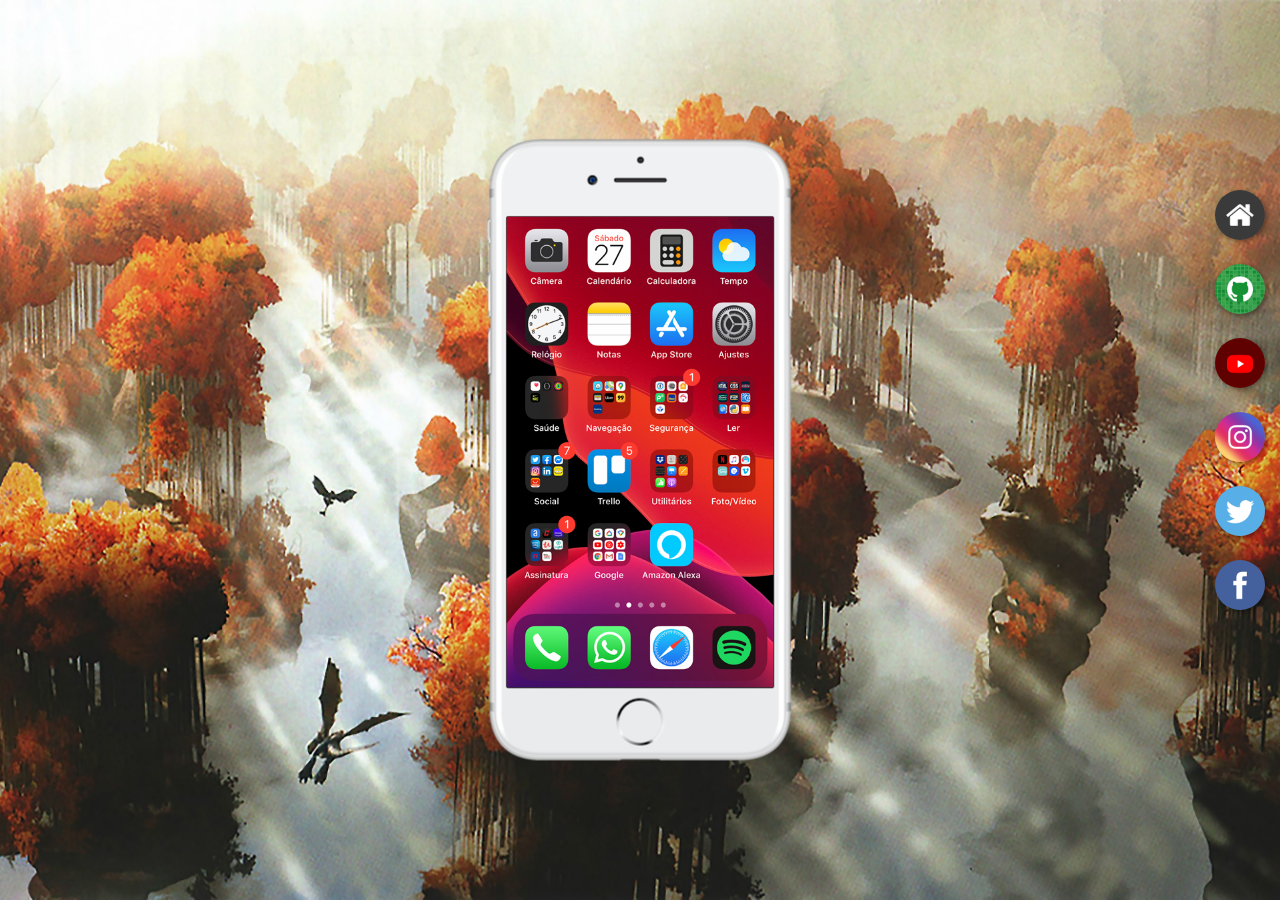
<file: index.html>
<!DOCTYPE html>
<html lang="pt-br">
<head>
    <meta charset="UTF-8">
    <meta name="viewport" content="width=device-width, initial-scale=1.0">
    <link rel="shortcut icon" href="favicon.ico" type="image/x-icon">
    <link rel="stylesheet" href="estilos/style.css">
    <title>Projeto Redes Socias</title>
</head>
<body>
    <main>
        <section id="telefone">
            <iframe src="home.html" name= "tela" id="tela" frameborder="0">
                Seu navegador não é compatível com isso.
            </iframe>
        </section>
        <section id="redes-sociais">
            <a href="home.html" target="tela">
                <img src="imagens/logo-home.jpg" alt="Home"></a> <br>
            <a href="github.html" target="tela"><img src="imagens/logo-github.jpg" alt="Github"></a> <br>
            <a href="youtube.html" target="tela"><img src="imagens/logo-youtube.jpg" alt="Youtube"></a> <br>
            <a href="instagram.html" target="tela"><img src="imagens/logo-instagram.jpg" alt="Instagram"></a> <br>
            <a href="#" target="tela"><img src="imagens/logo-twitter.jpg" alt="Twitter"></a> <br>
            <a href="#" target="tela"><img src="imagens/logo-facebook.jpg" alt="Facebook"></a>
        </section>

    </main>
</body>
</html>
</file>
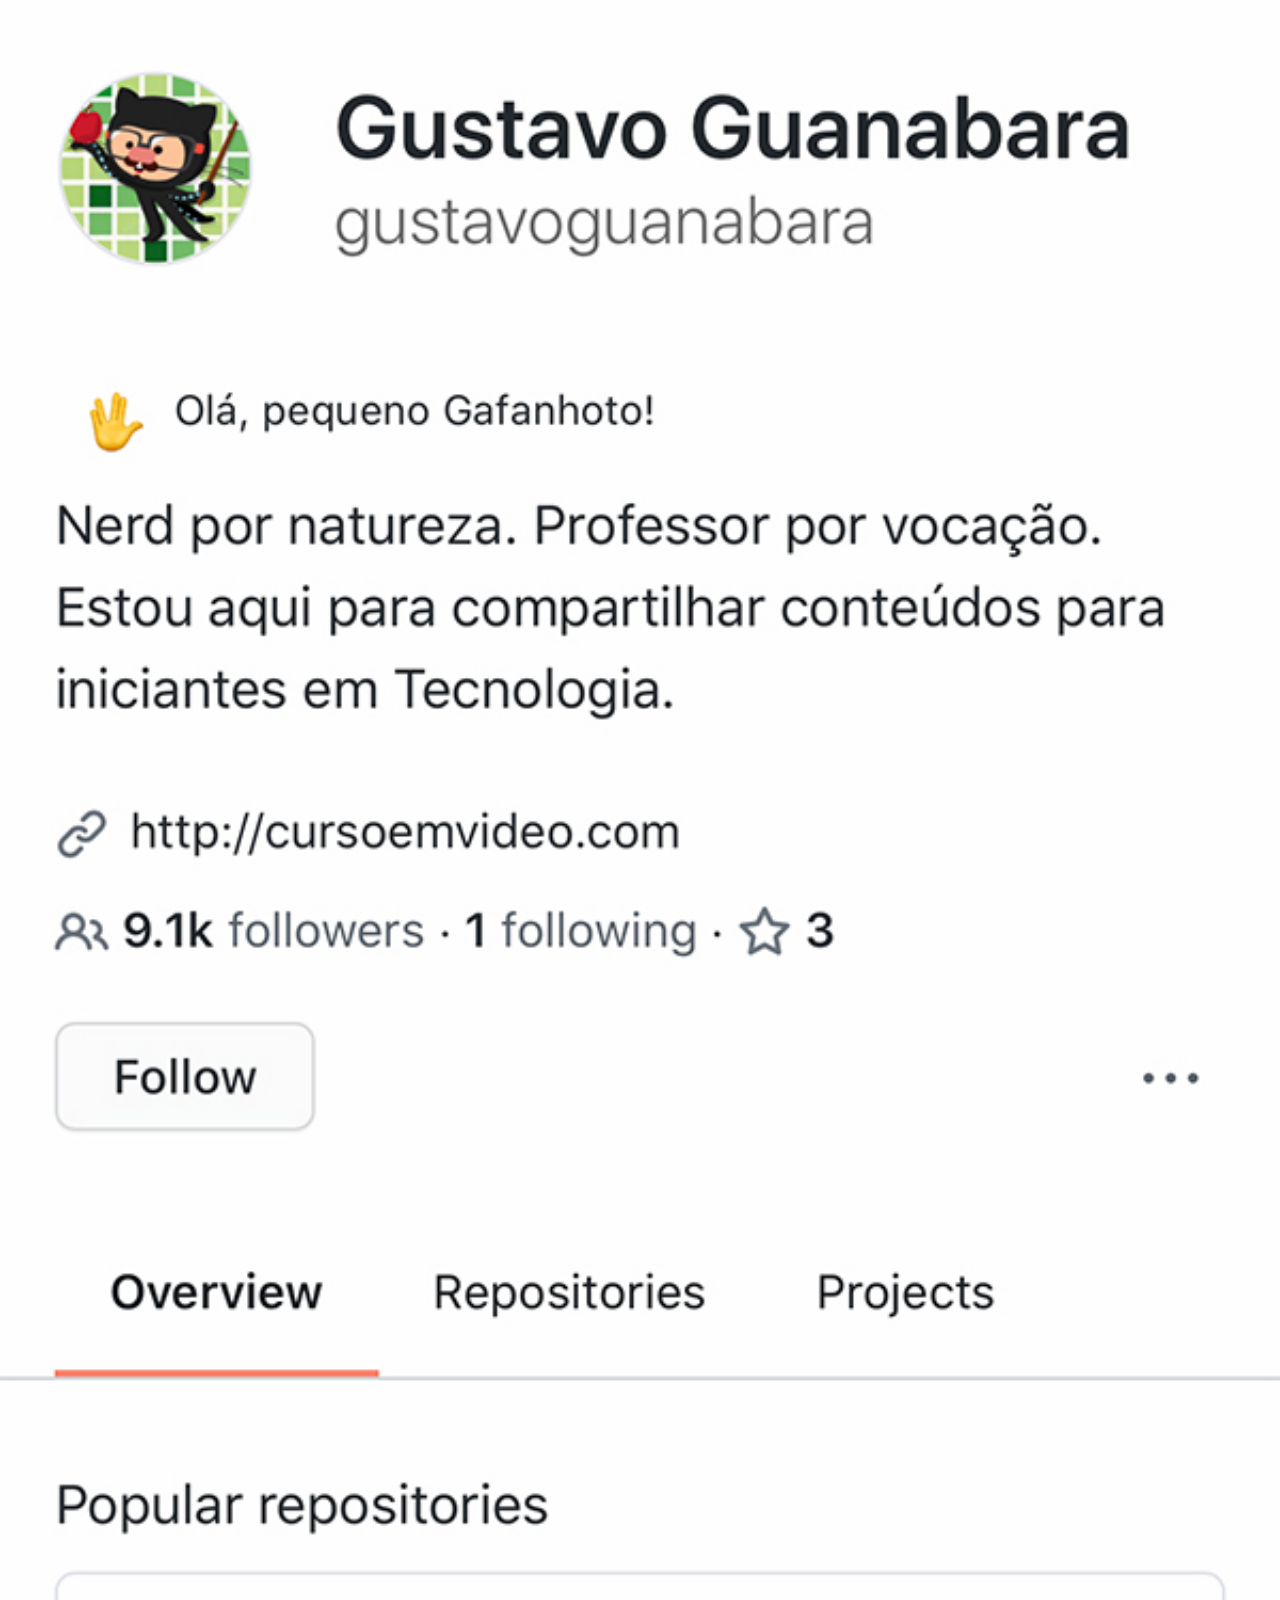
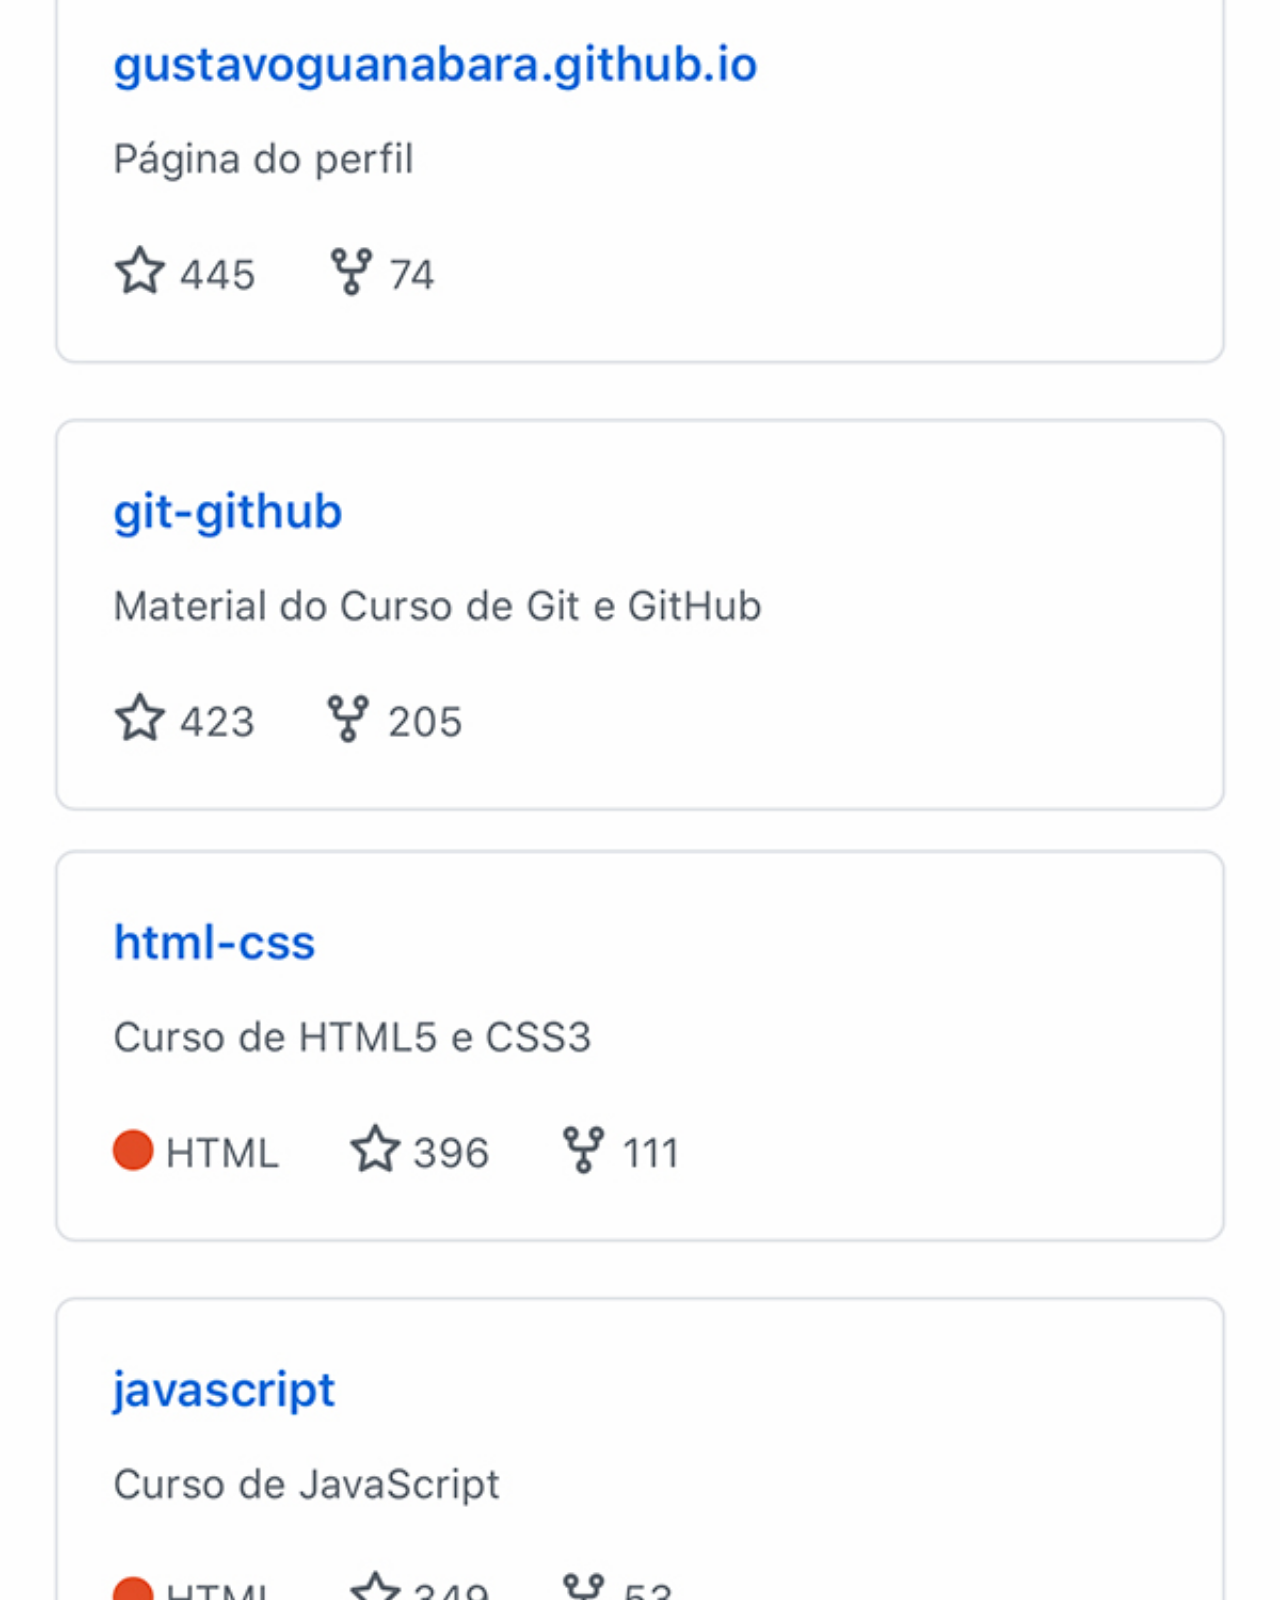
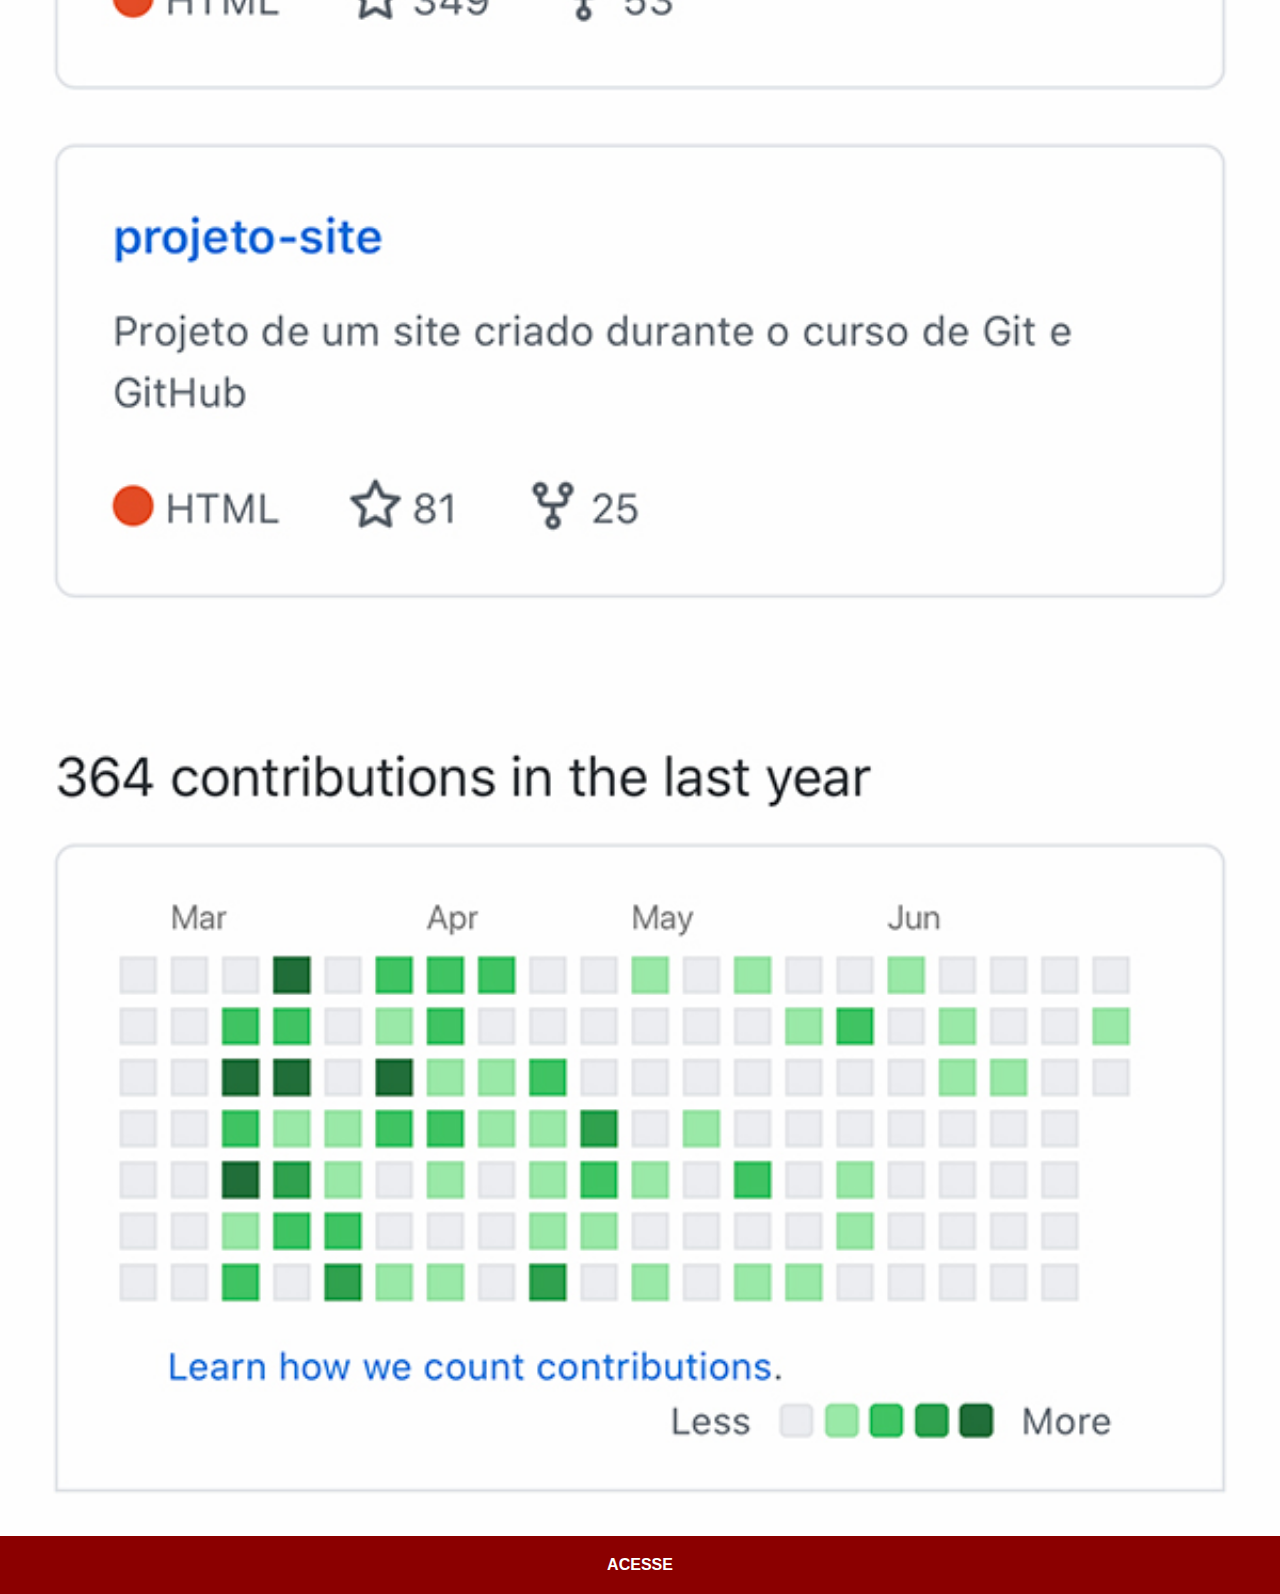
<file: github.html>
<!DOCTYPE html>
<html lang="pt-br">
<head>
    <meta charset="UTF-8">
    <meta name="viewport" content="width=device-width, initial-scale=1.0">
    <title>Github</title>
    <link rel="stylesheet" href="estilos/social.css">
</head>
<body>
    <img src="imagens/tela-github.jpg" alt="Github">
    <a href="https://github.com/anadrv" target="_blank">ACESSE</a>
    
</body>
</html>
</file>
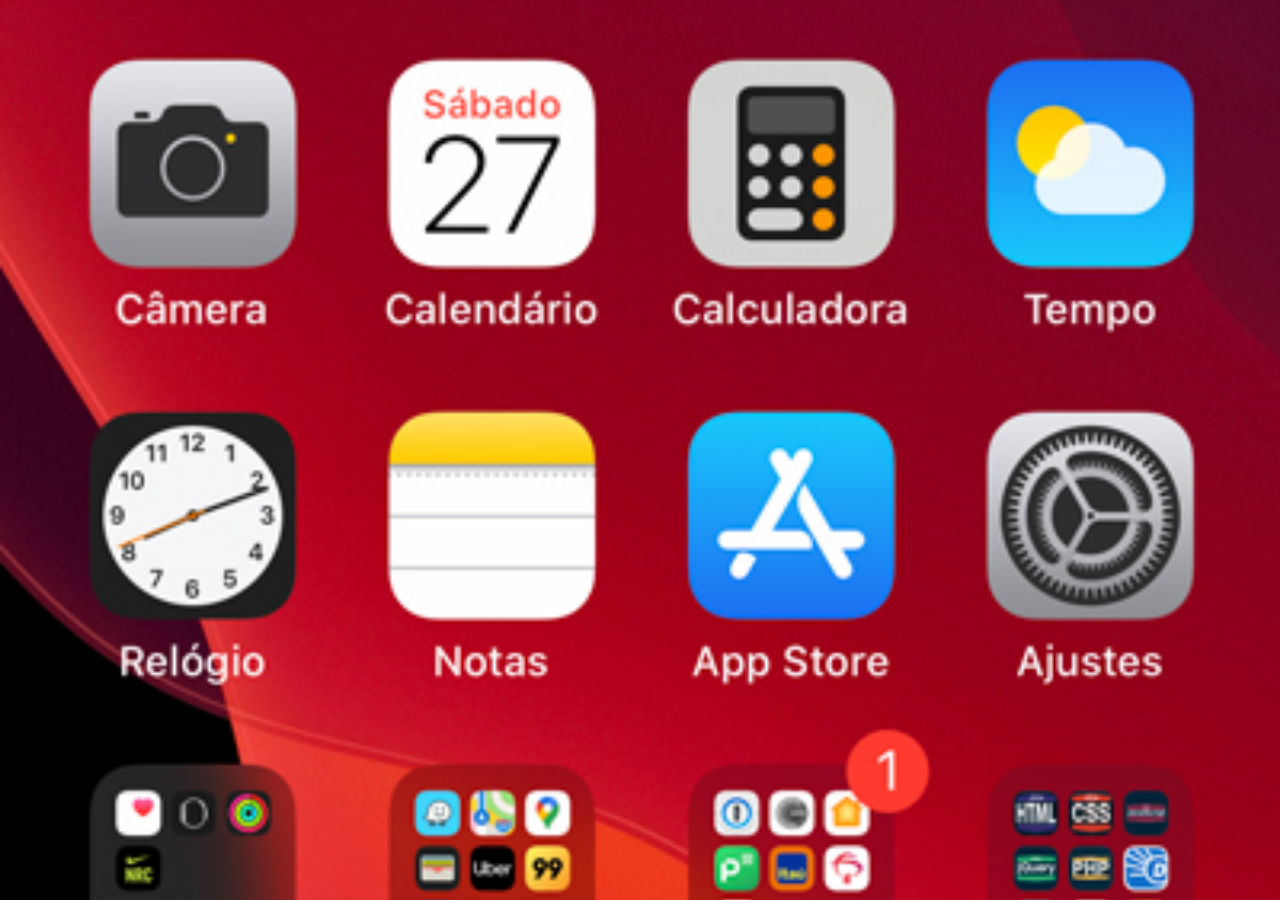
<file: home.html>
<!DOCTYPE html>
<html lang="pt-br">
<head>
    <meta charset="UTF-8">
    <meta name="viewport" content="width=device-width, initial-scale=1.0">
    <title>Home</title>
</head>
<style>
    * {
        margin: 0px;
        padding: 0px;
    }

    body {
        width: 100vw;
        height: 100vh;
        background: black url('imagens/tela-home.jpg') no-repeat top center;
        background-size: cover;
    }
</style>
<body>
    
</body>
</html>
</file>
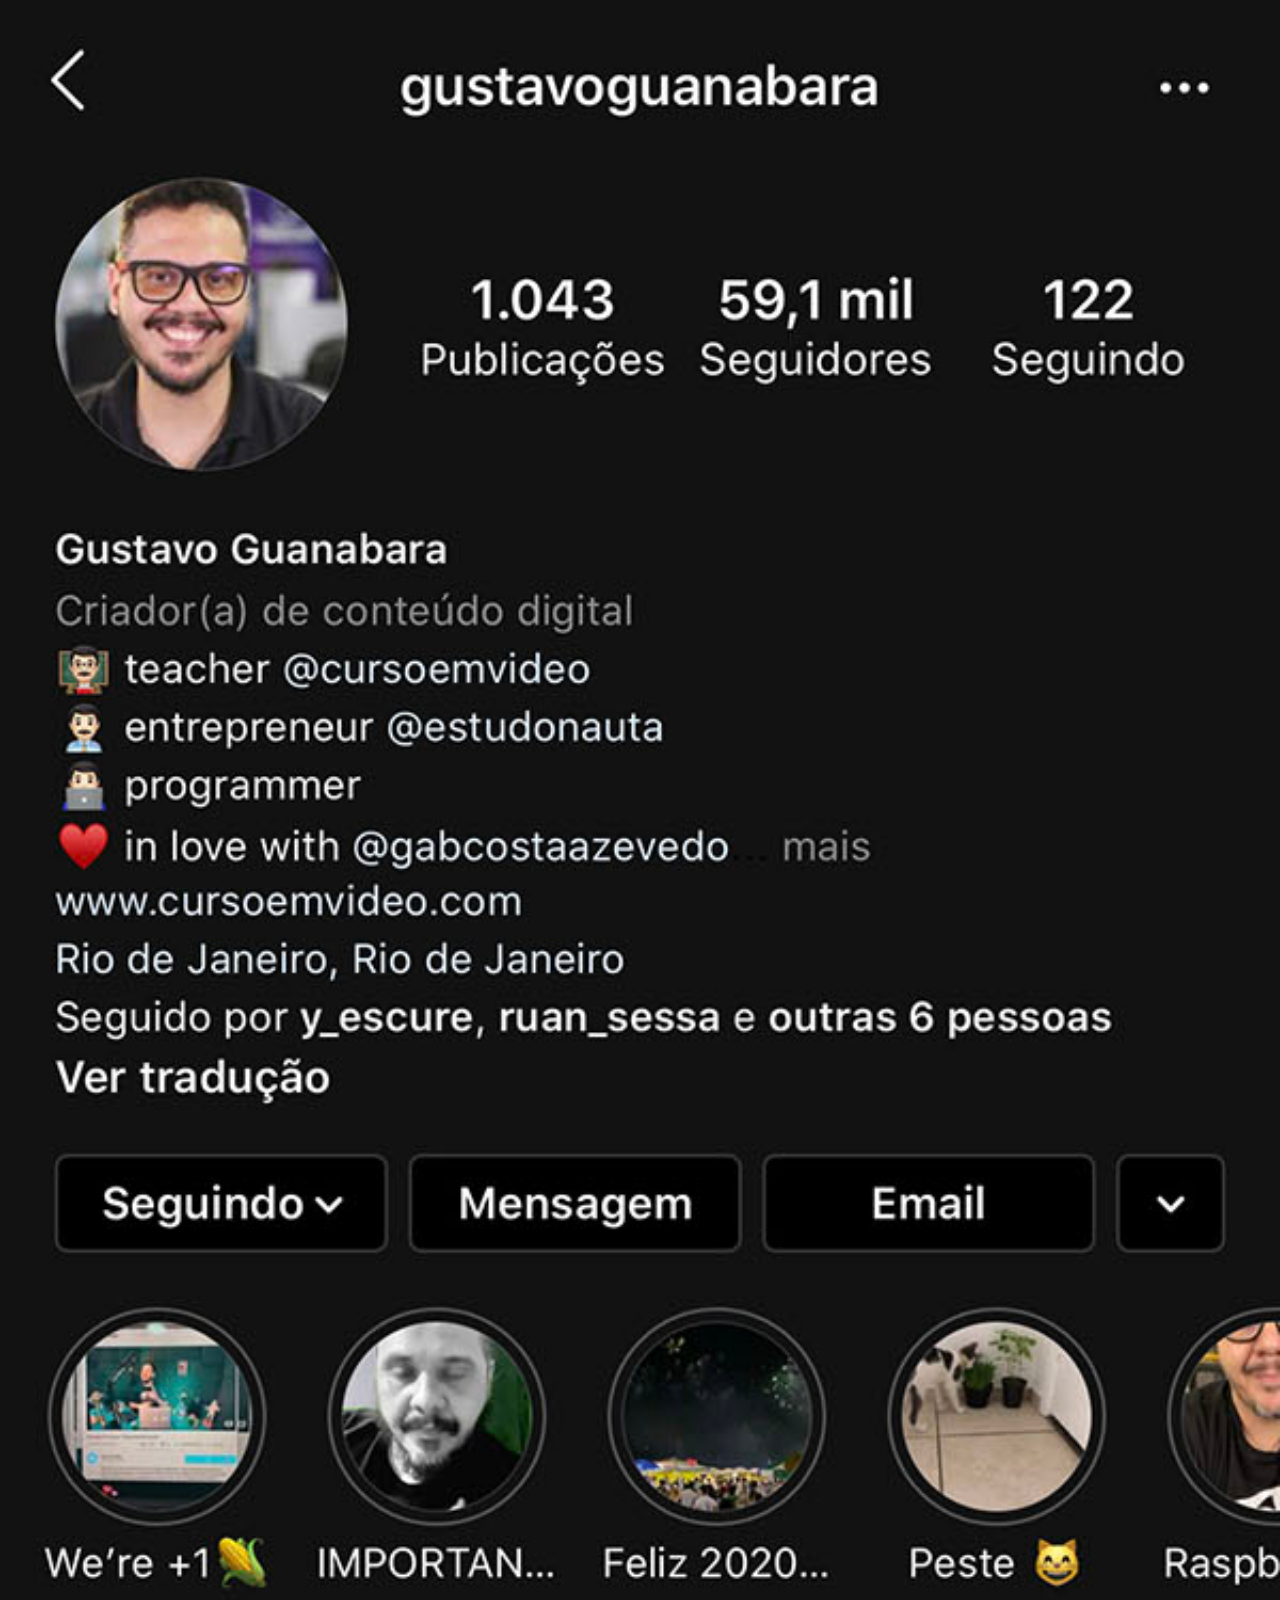
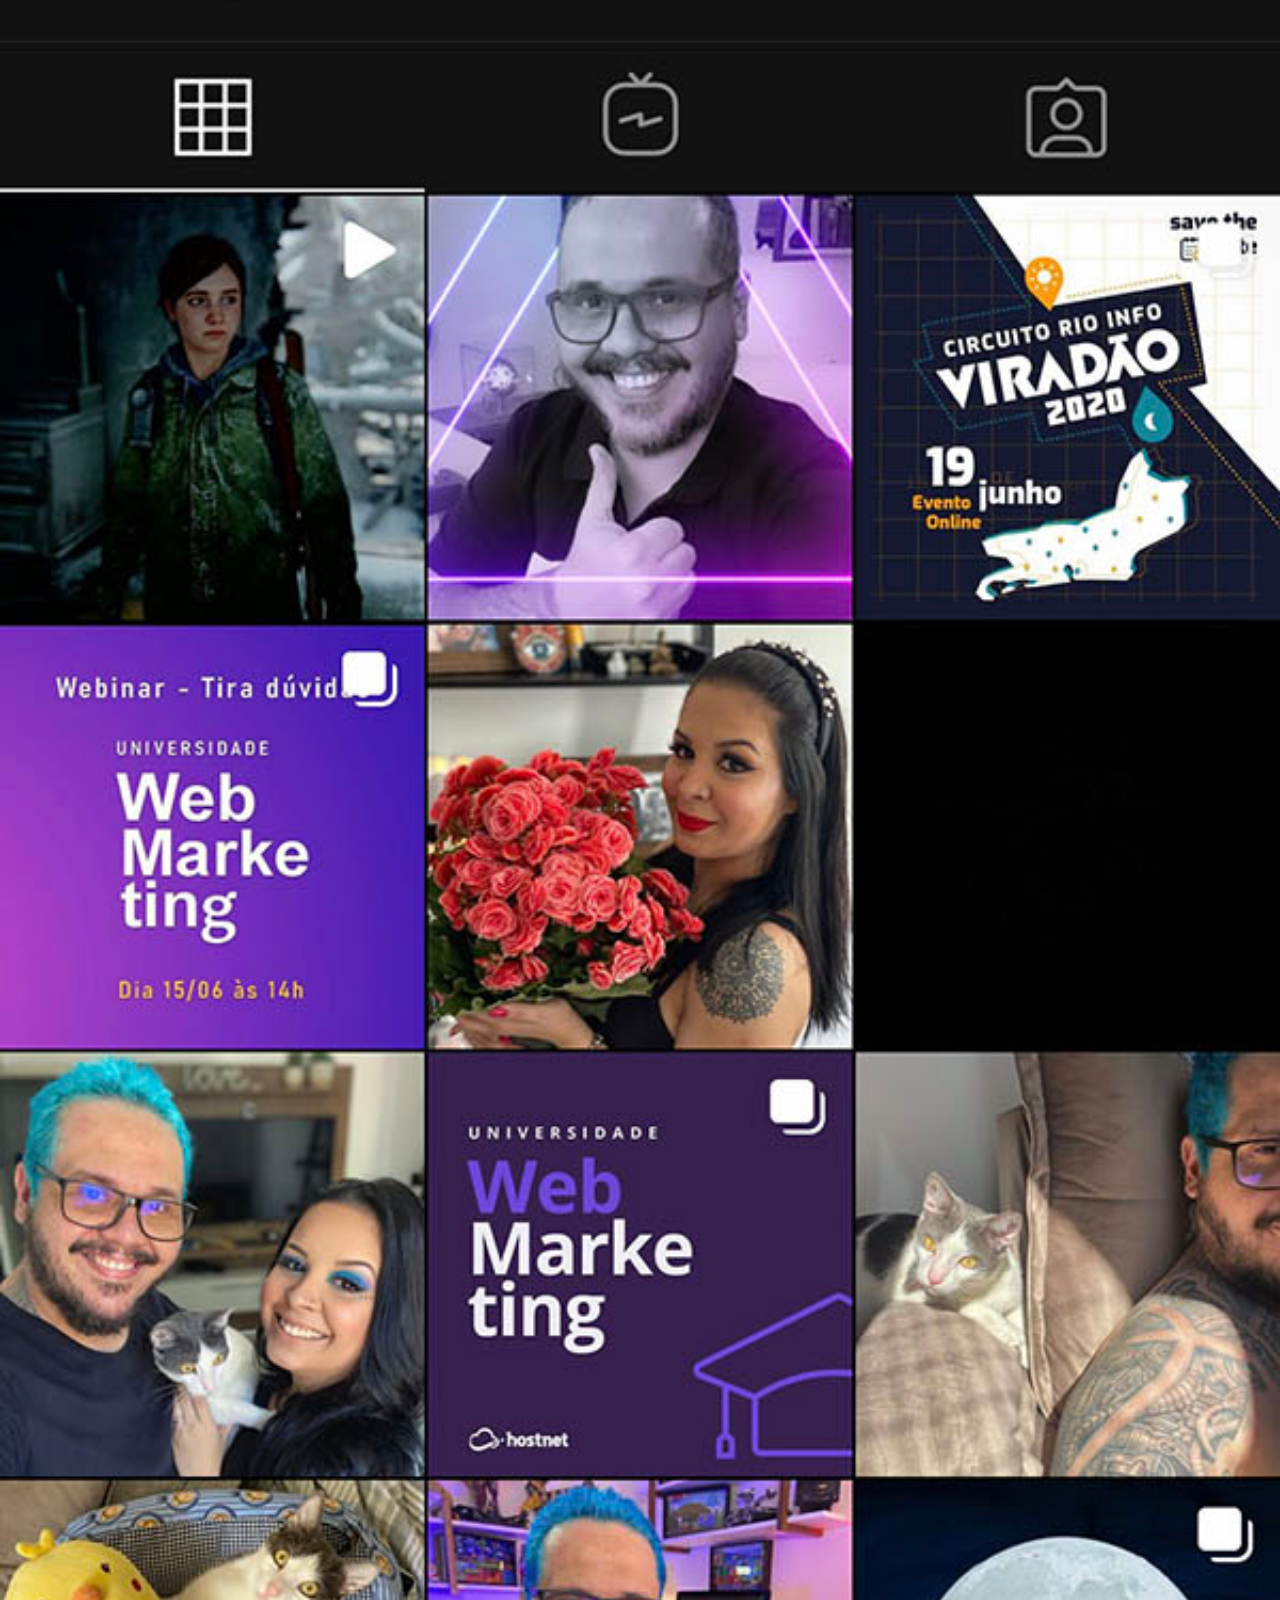
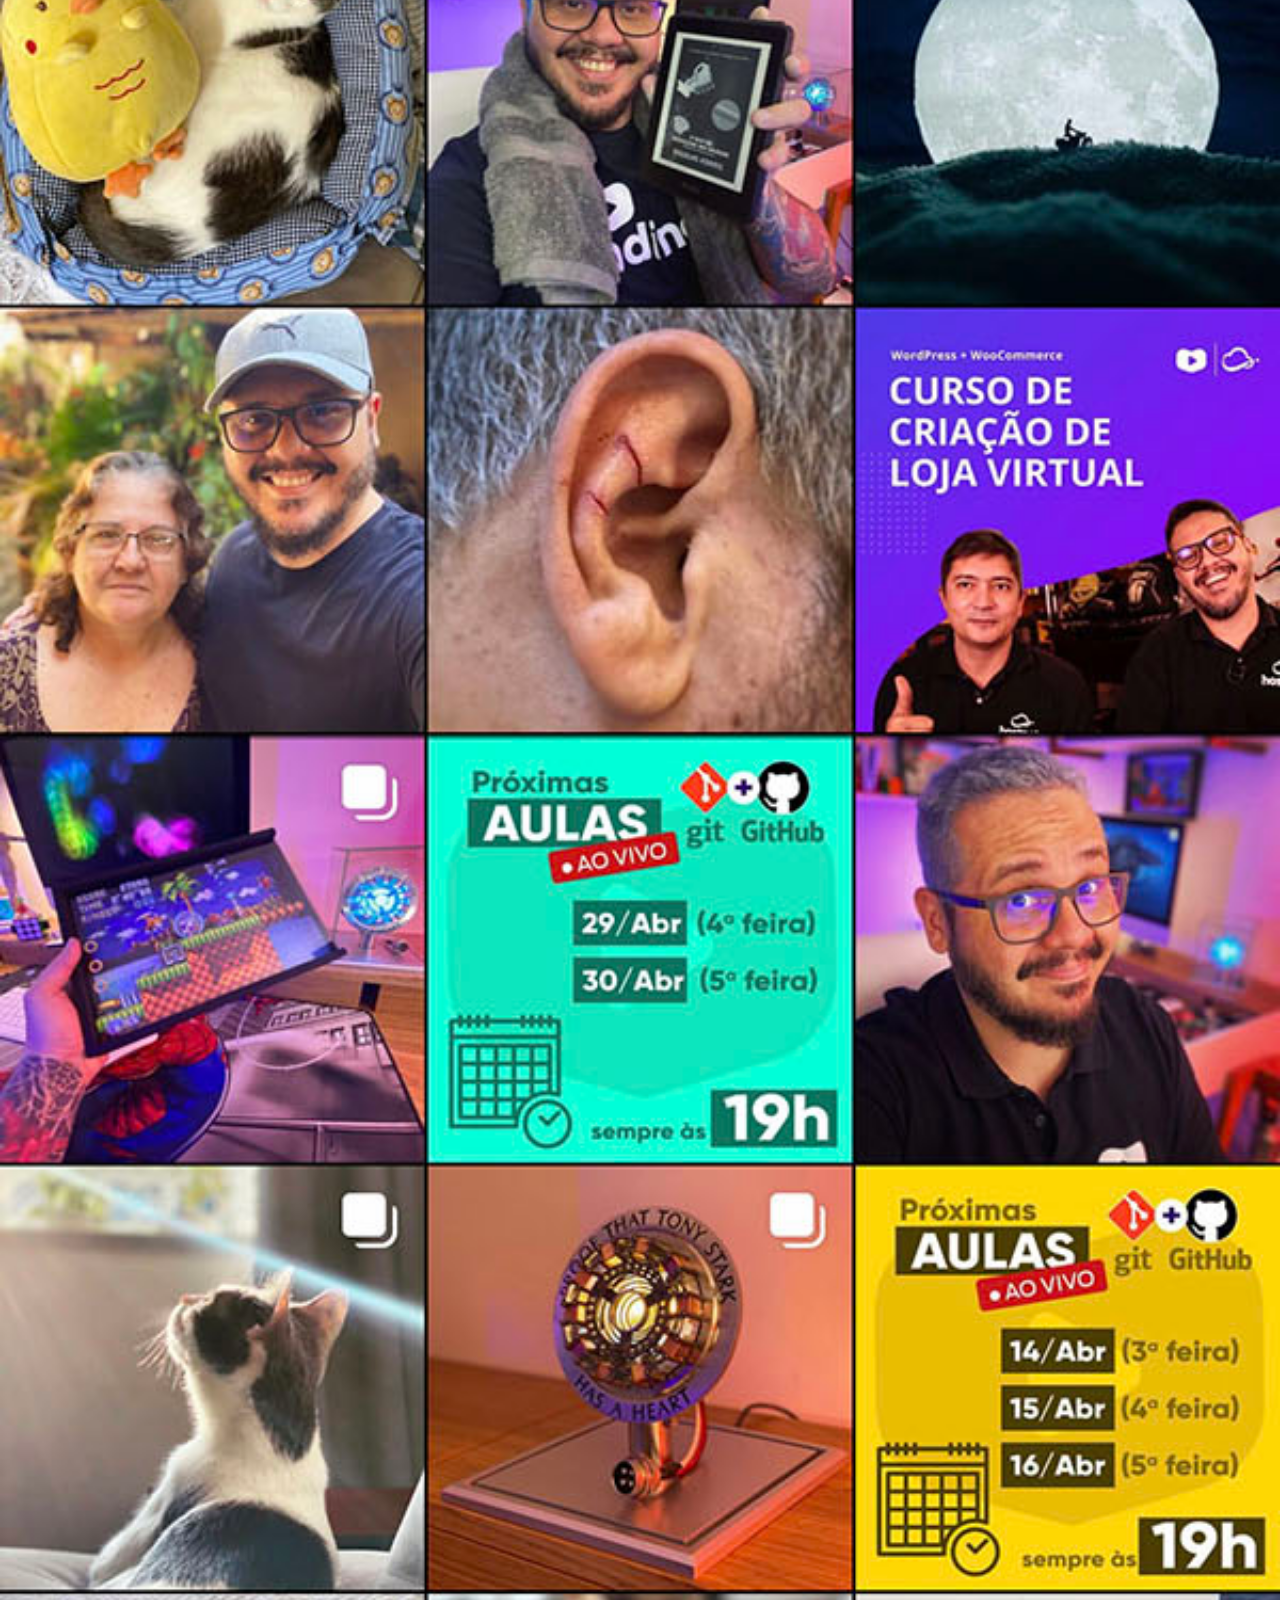
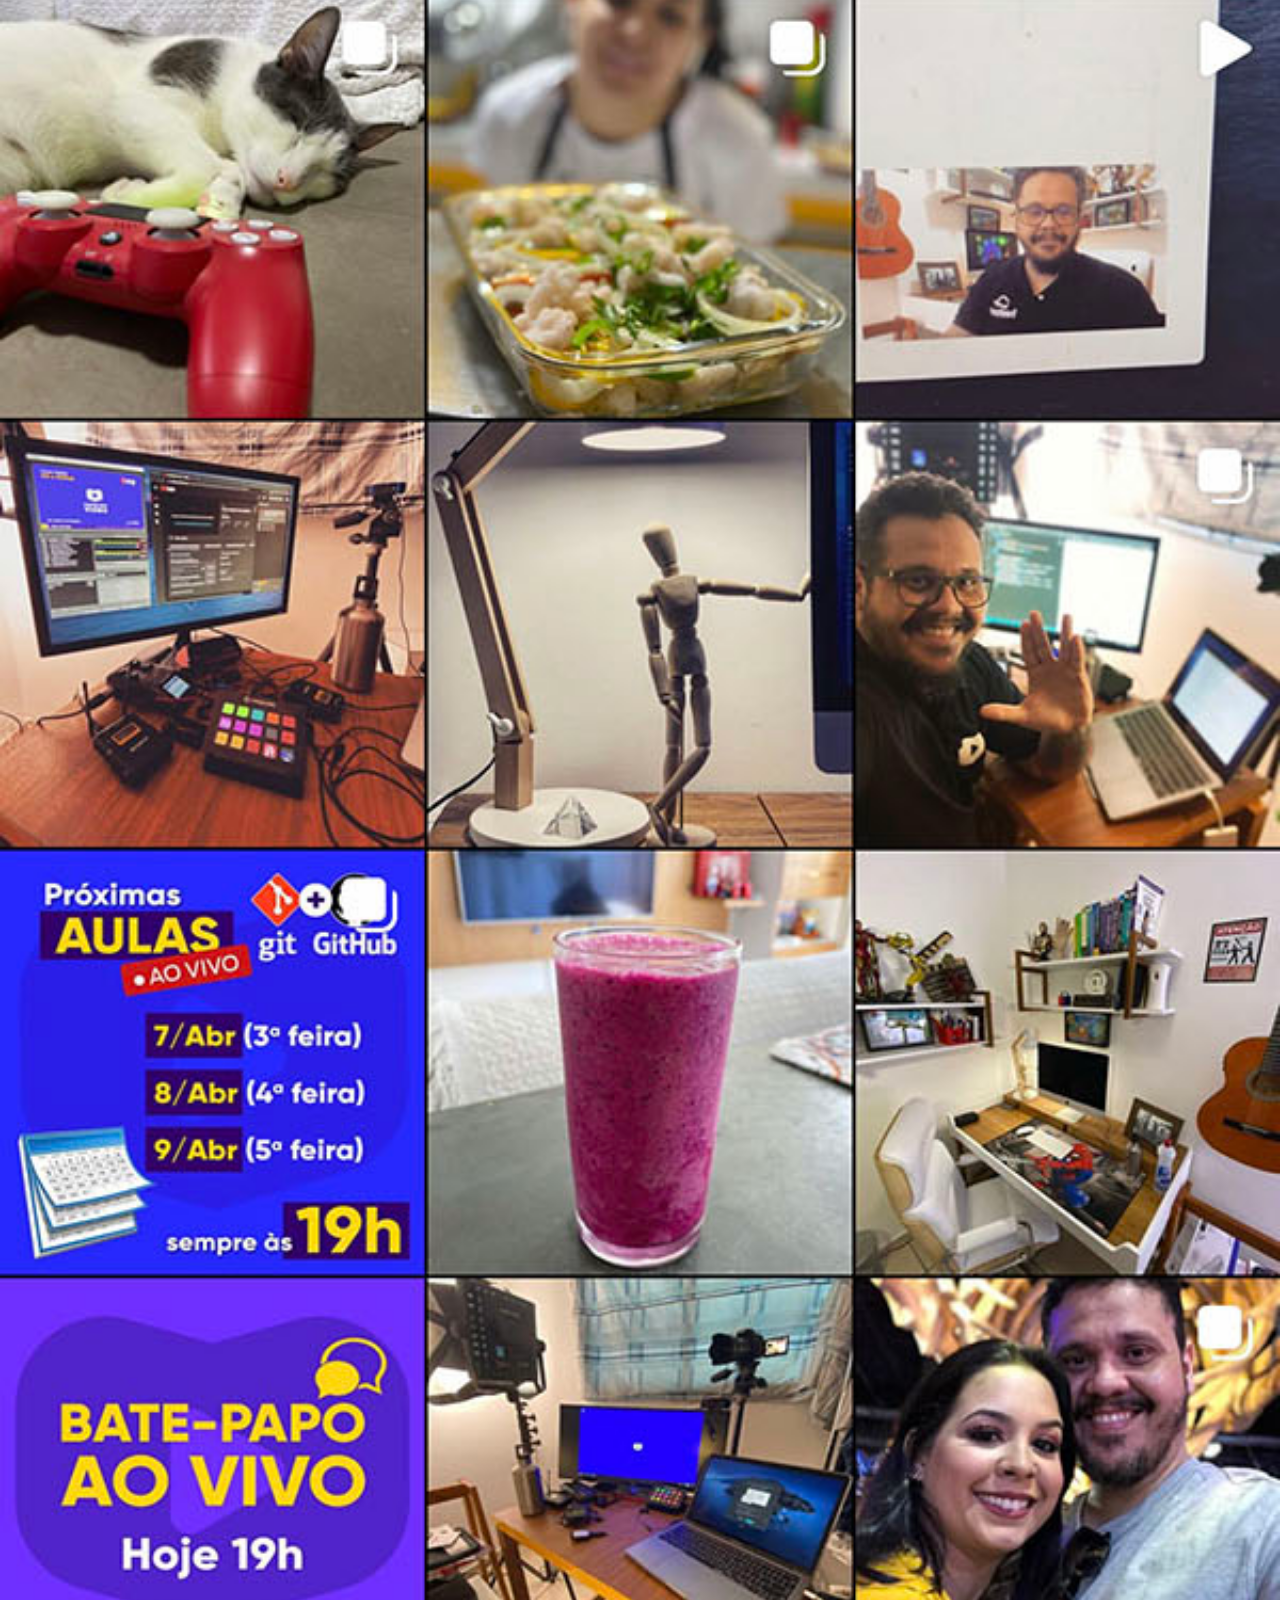
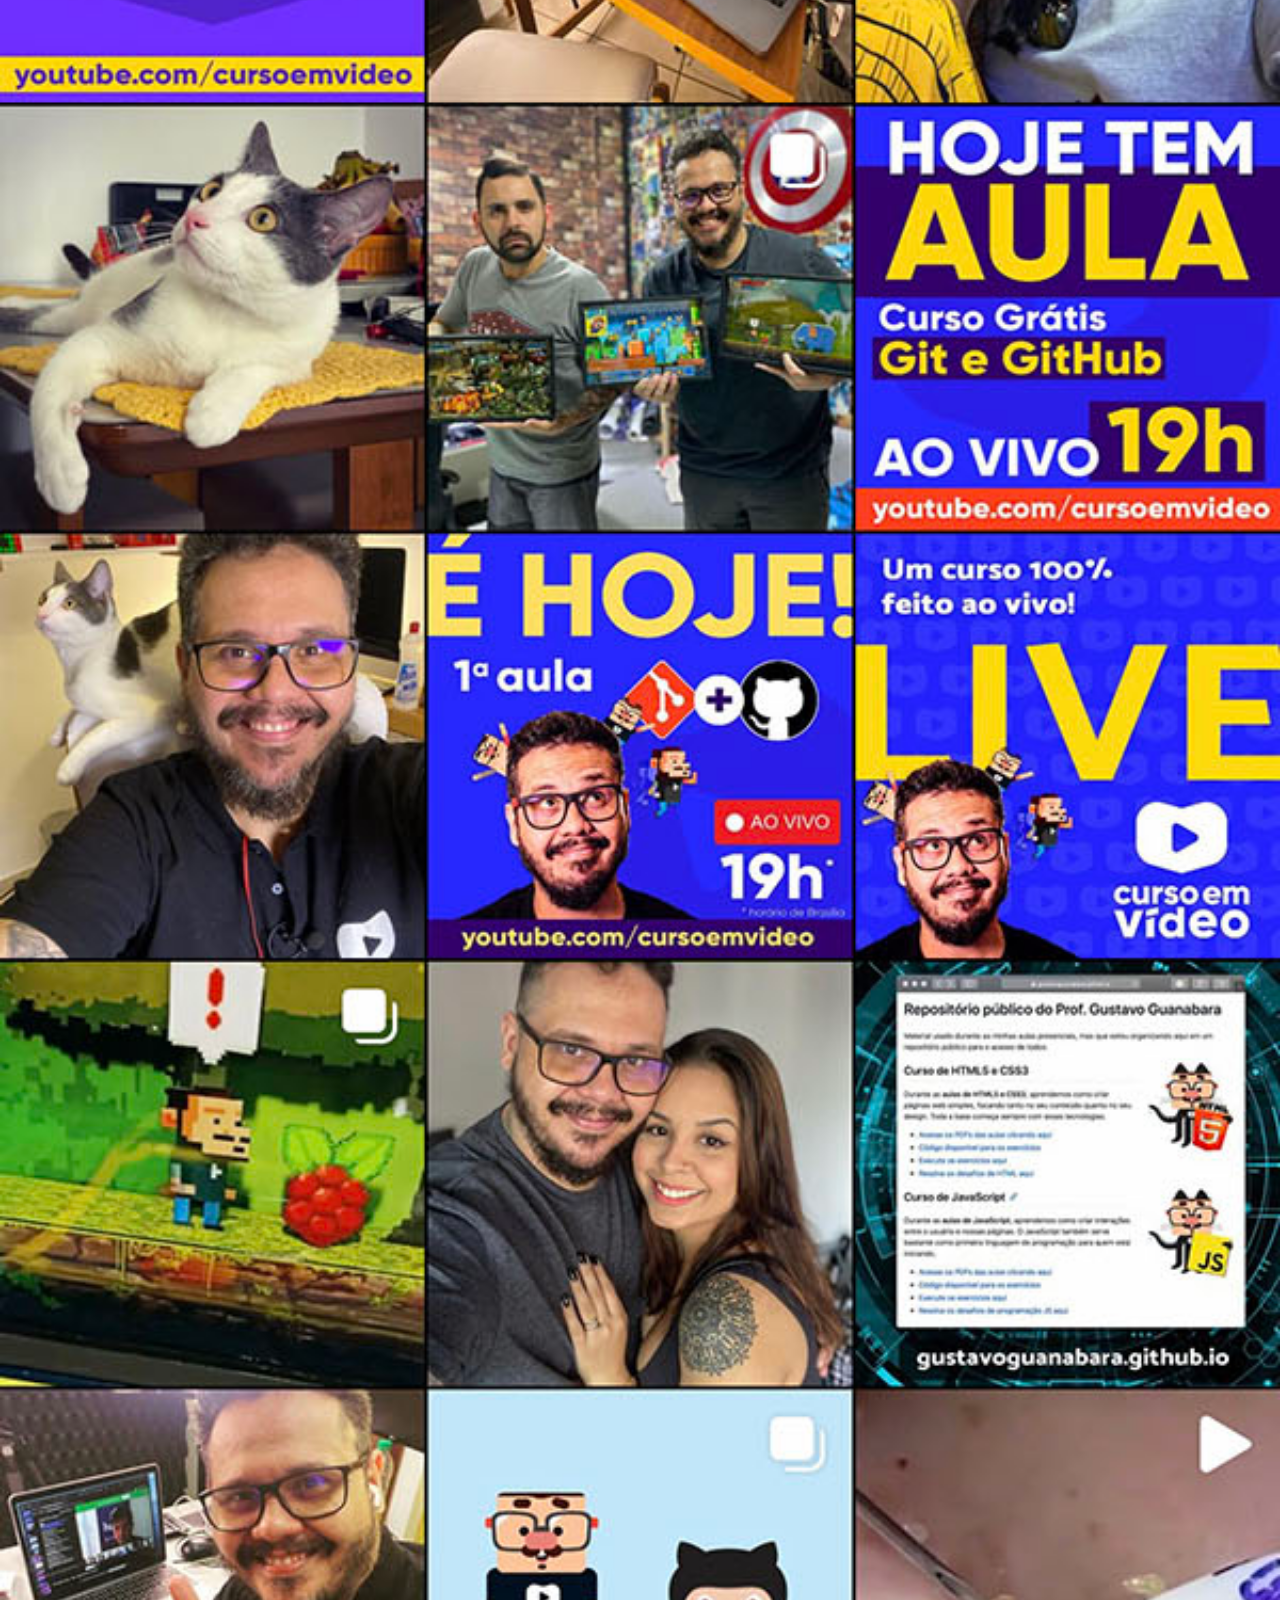
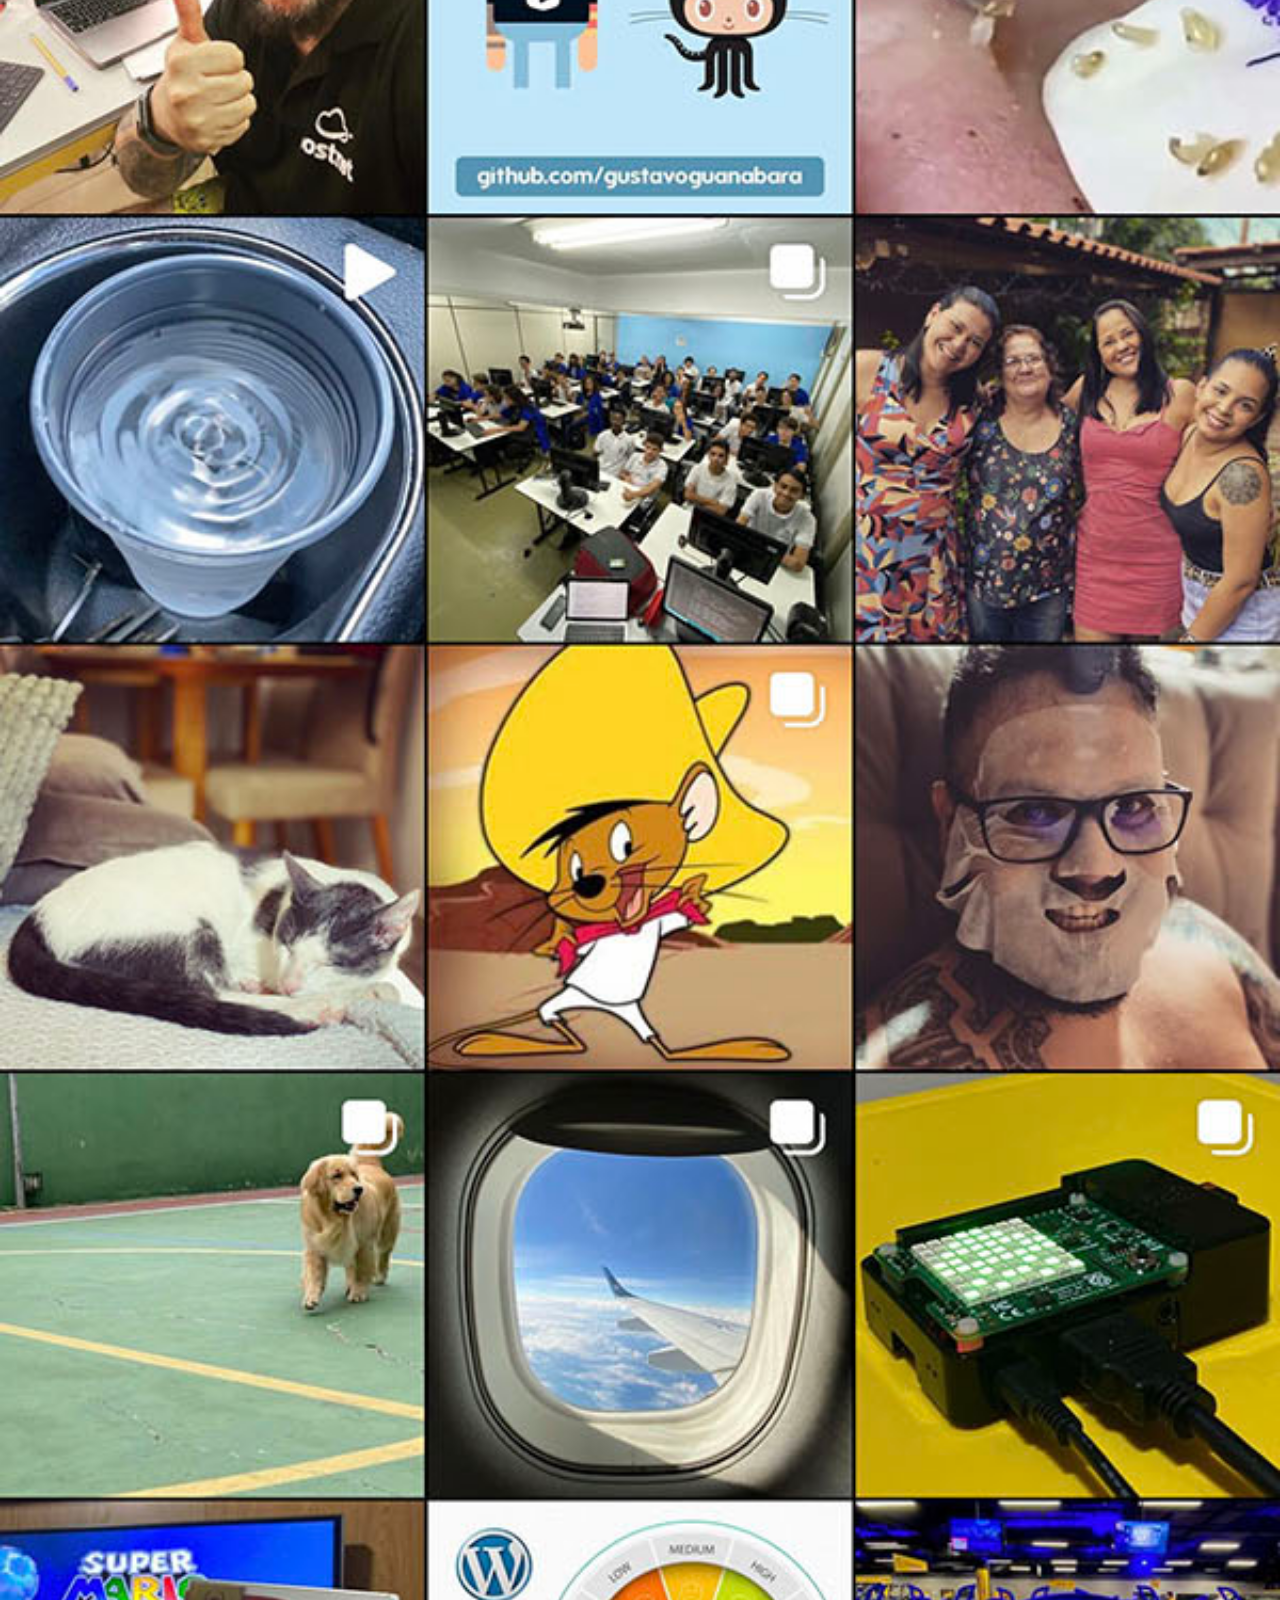
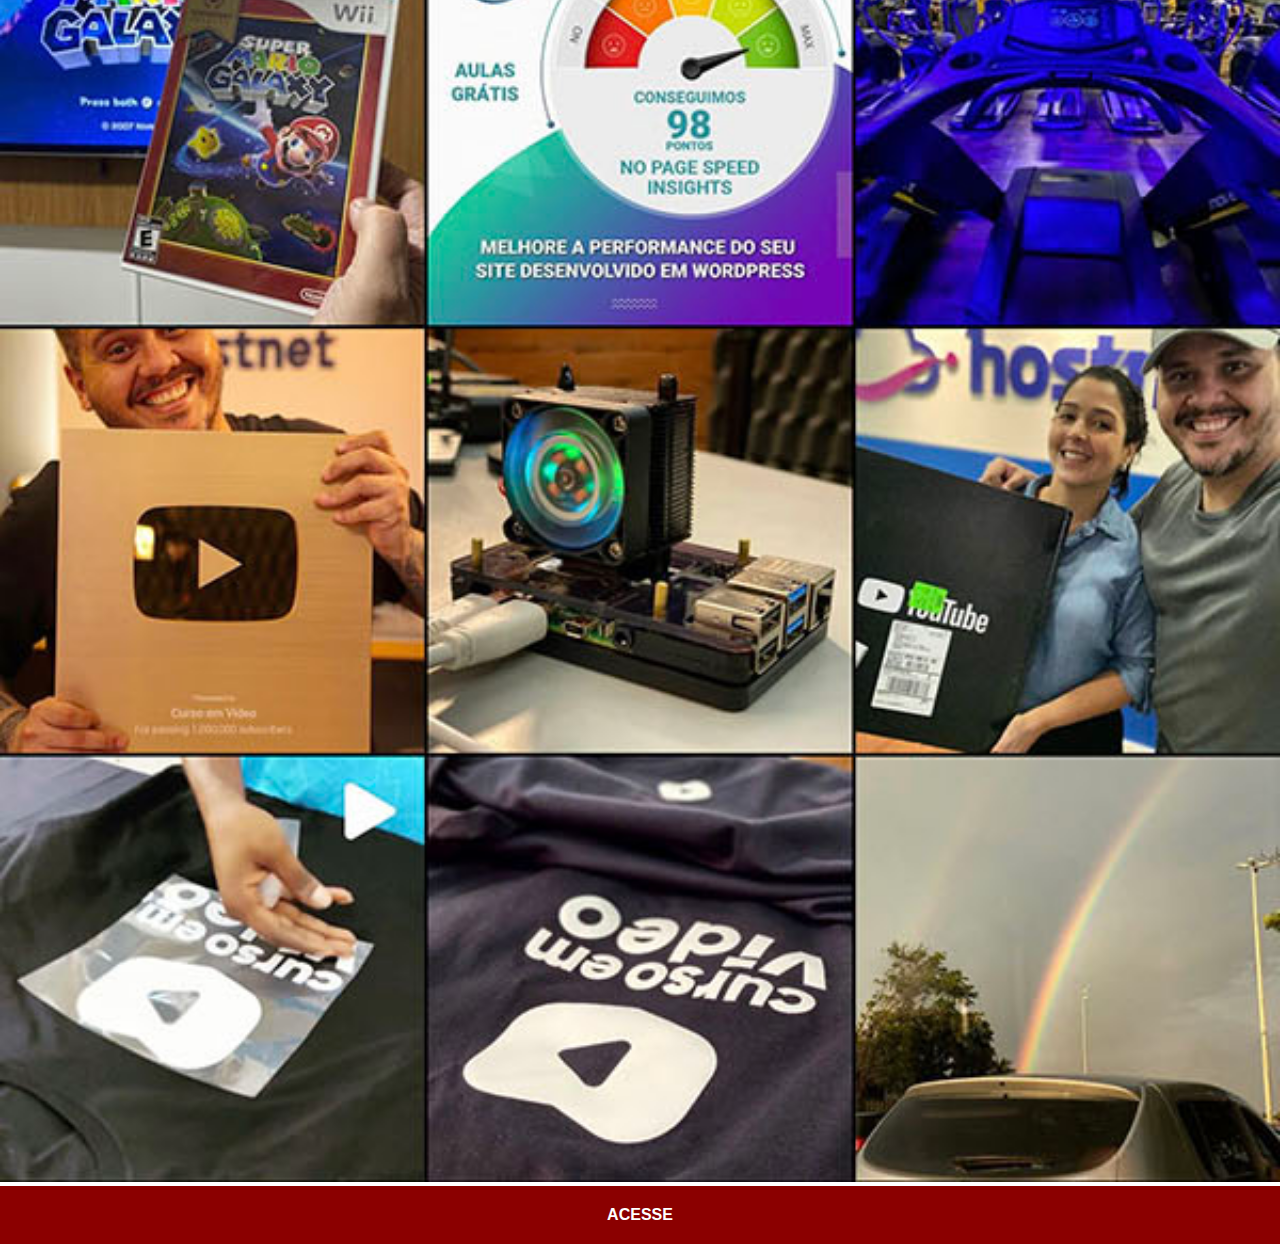
<file: instagram.html>
<!DOCTYPE html>
<html lang="pt-br">
<head>
    <meta charset="UTF-8">
    <meta name="viewport" content="width=device-width, initial-scale=1.0">
    <title>Instagram</title>
    <link rel="stylesheet" href="estilos/social.css">
</head>
<body>
    
    <img src="imagens/tela-instagram.jpg" alt="Instagram">
    <a href="https://www.instagram.com/aspaceforbooks/" target="_blank">ACESSE</a>
</body>
</html>
</file>
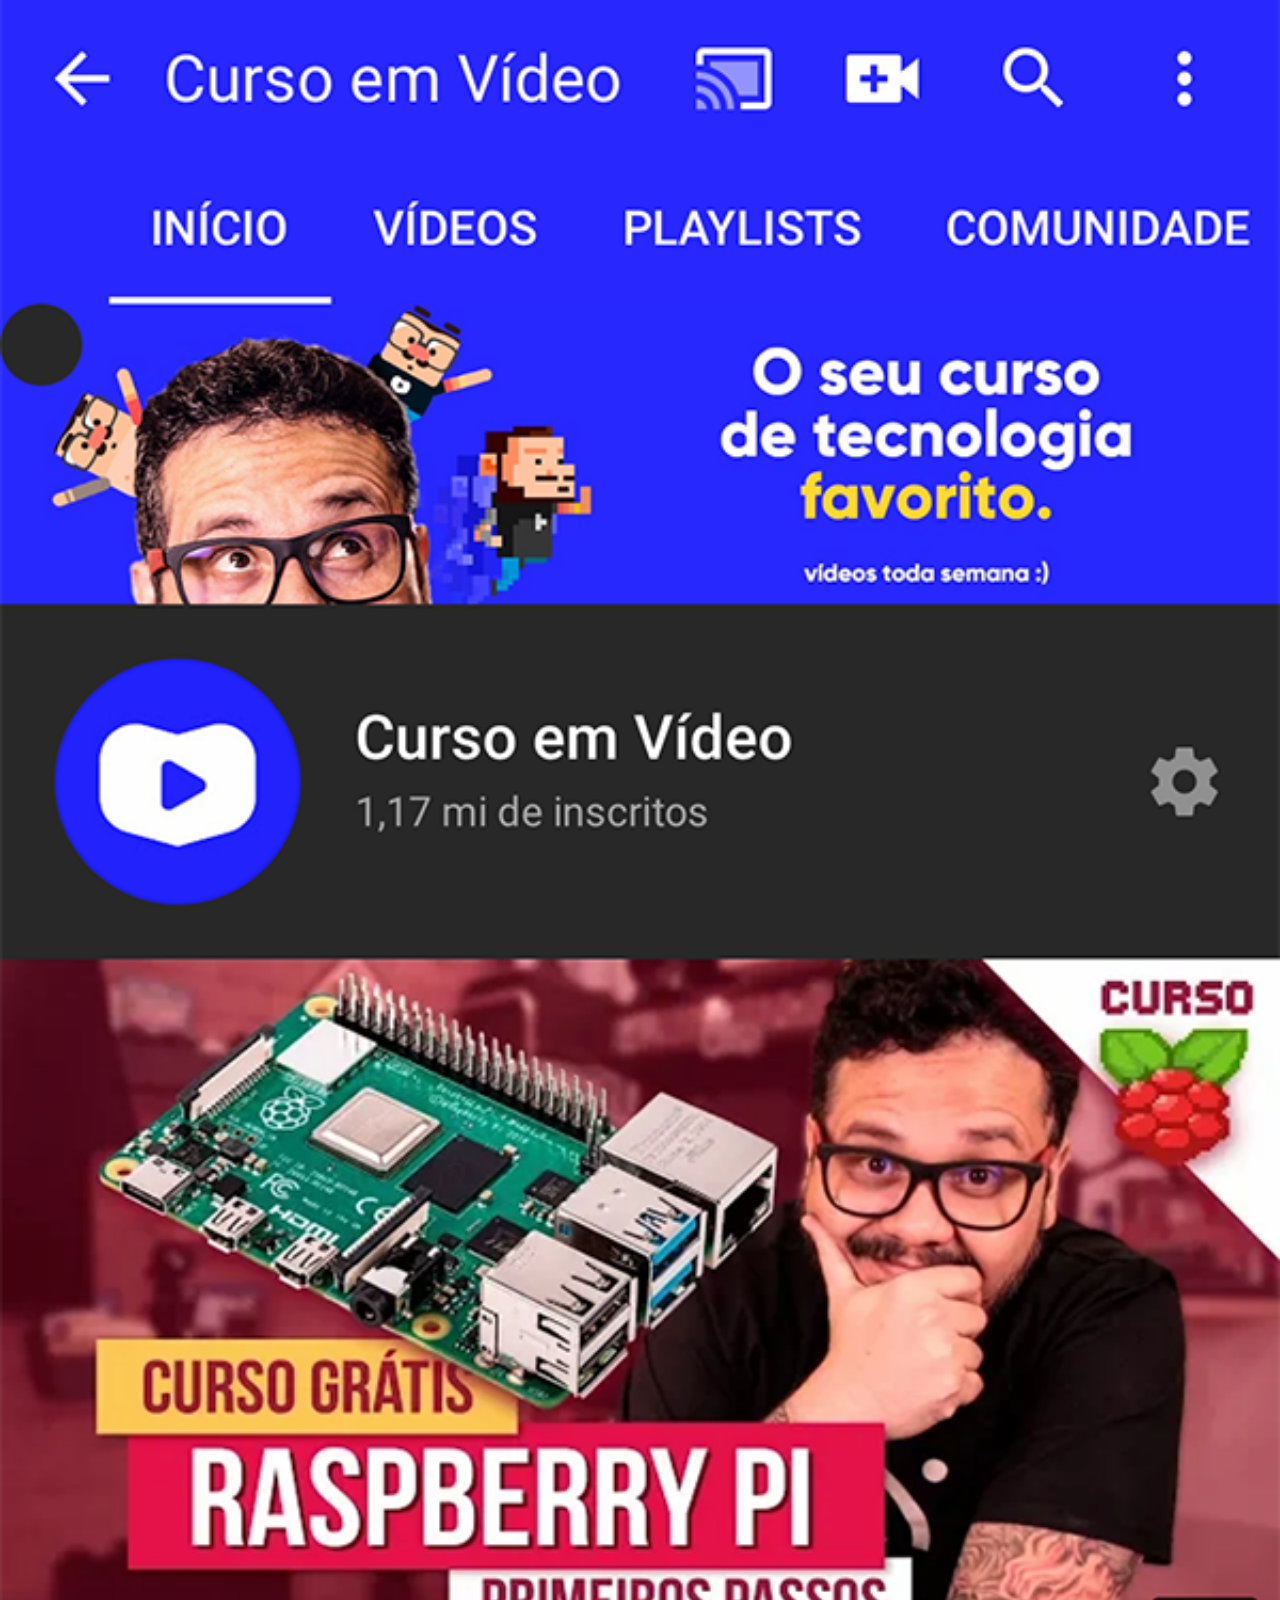
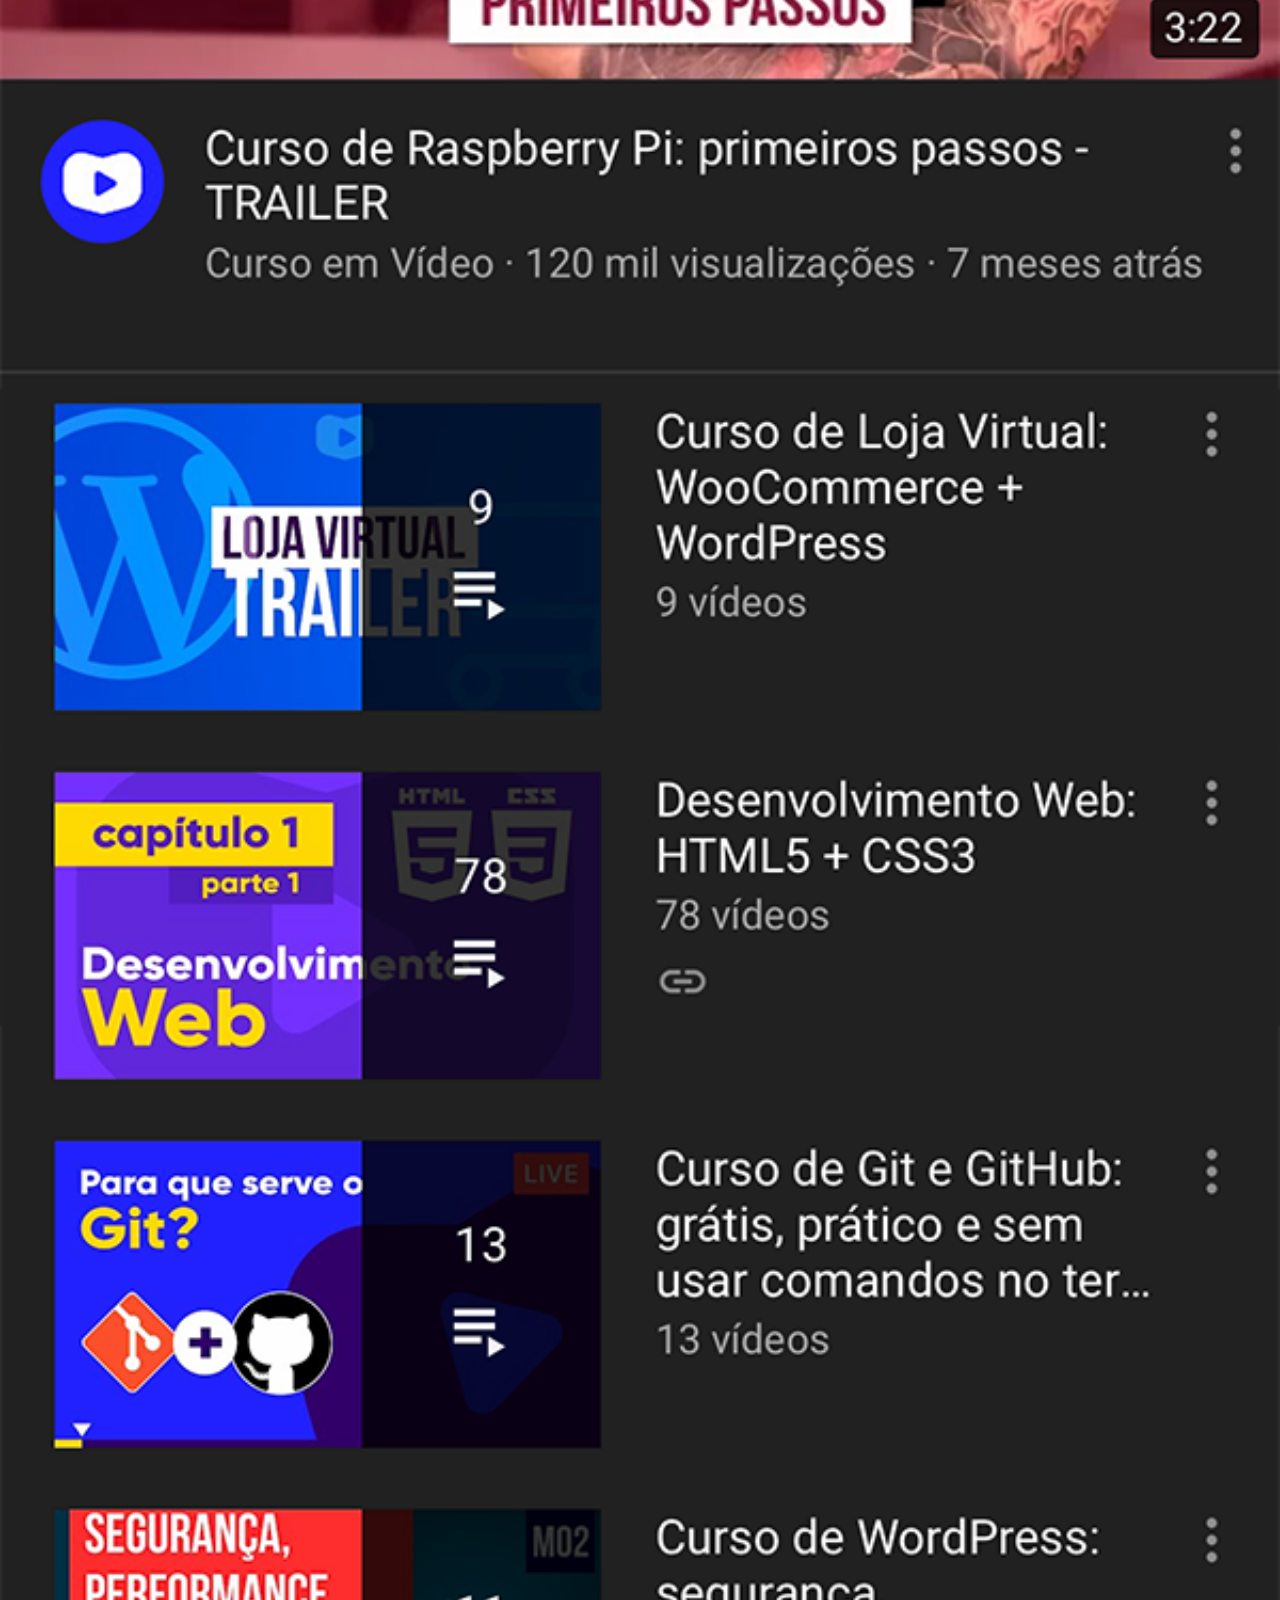
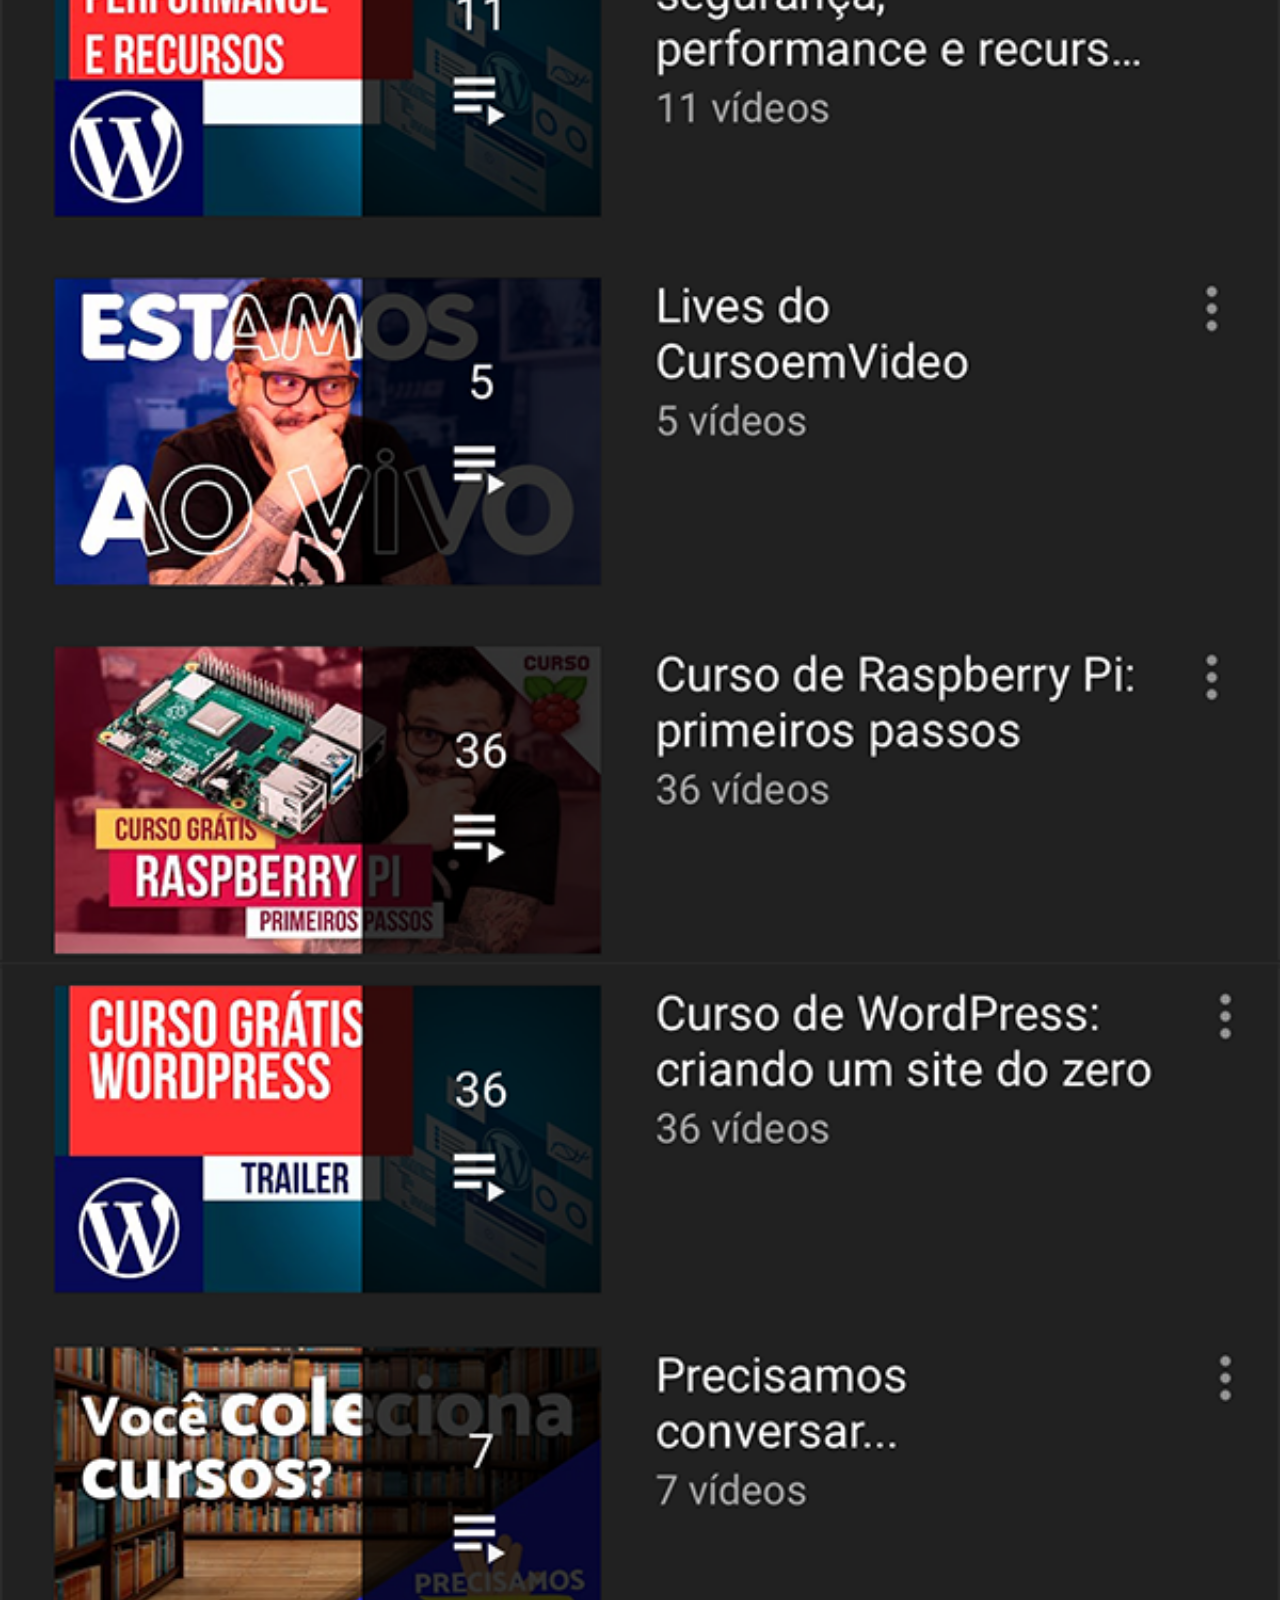
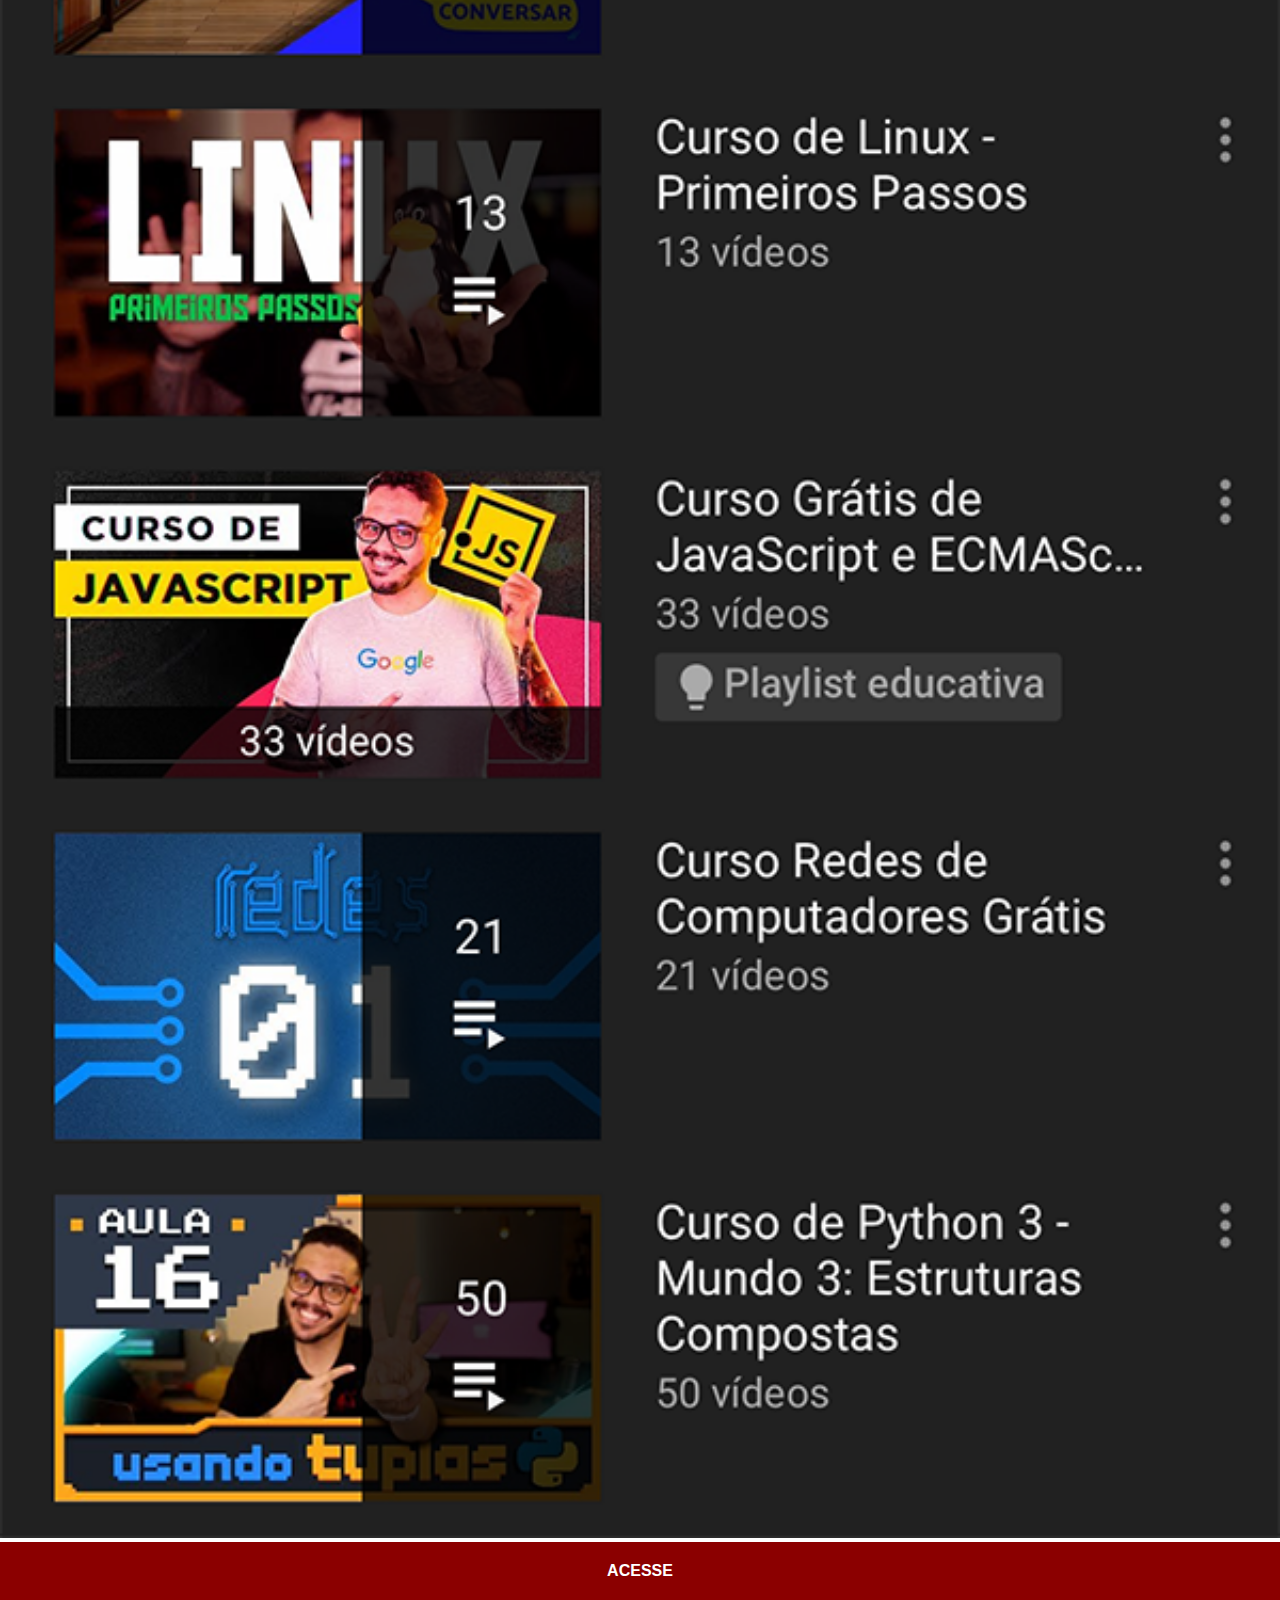
<file: youtube.html>
<!DOCTYPE html>
<html lang="pt-br">
<head>
    <meta charset="UTF-8">
    <meta name="viewport" content="width=device-width, initial-scale=1.0">
    <title>YouTube</title>
    <link rel="stylesheet" href="estilos/social.css">
    
</head>
<body>
    <img src="imagens/tela-youtube.png" alt="YouTube">
    <a href="https://www.youtube.com/watch?v=rrfsfWrxfiA" target="_blank">ACESSE</a>
</body>
</html>
</file>
<file: estilos/style.css>
@charset "UTF-8";

* {
    margin: 0px;
    padding: 0px;
    font-family: Arial, Helvetica, sans-serif;
}

html, body {
    height: 100vh;
    width: 100w;
    background-color: aquamarine;
}

body {
    background: url('../imagens/F566vTf.jpg') no-repeat top center;
    background-size: cover;
    background-attachment: fixed;
}

main {
    height: 100vh;
    position: relative;
    
}

section#telefone {
    position: absolute;
    top: 50%;
    left: 50%;
    transform: translate(-50%, -50%);

    height: 627px;
    width: 311px;
    background: url('../imagens/frame-iphone.png') no-repeat;
}

iframe#tela {
    position: relative;
    top: 80px;
    left: 22px;
    width: 267px;
    height: 471px;
}

section#redes-sociais {

    position: absolute;
    top: 20%;
    right: 5px; 
    text-align: right
    
    
}
section#redes-sociais img {

    width: 50px;
    margin: 10px;
    border-radius: 50%;
    box-shadow: 2px 2px 5px rgba(0, 0, 0, 0.400);
    box-sizing: border-box;

}

section#redes-sociais img:hover {

    border: 2px solid rgba(255, 255, 255, 0.600);
    transform:  translate(-3px, -3px);
    box-shadow:  5px 5px 10px rgba(0, 0, 0, 0.600);
    transition: transform .3s, border 1s;

}
</file>
<file: estilos/social.css>
@charset "UTF-8";

        * {
            margin: 0px;
            padding: 0px;
            font-family: Arial, Helvetica, sans-serif;
        }

        ::-webkit-scrollbar {
            width: 0px;
            height: 0px;
        }

        img {

            width: 100vw;

        }

        a {
            display: block;
            background-color: darkred;  
            color: white;
            padding: 20px;
            text-align: center;
            font-weight: bolder;
            text-decoration: none;
        }

        a:hover {
            background-color: red;
        }
</file>
